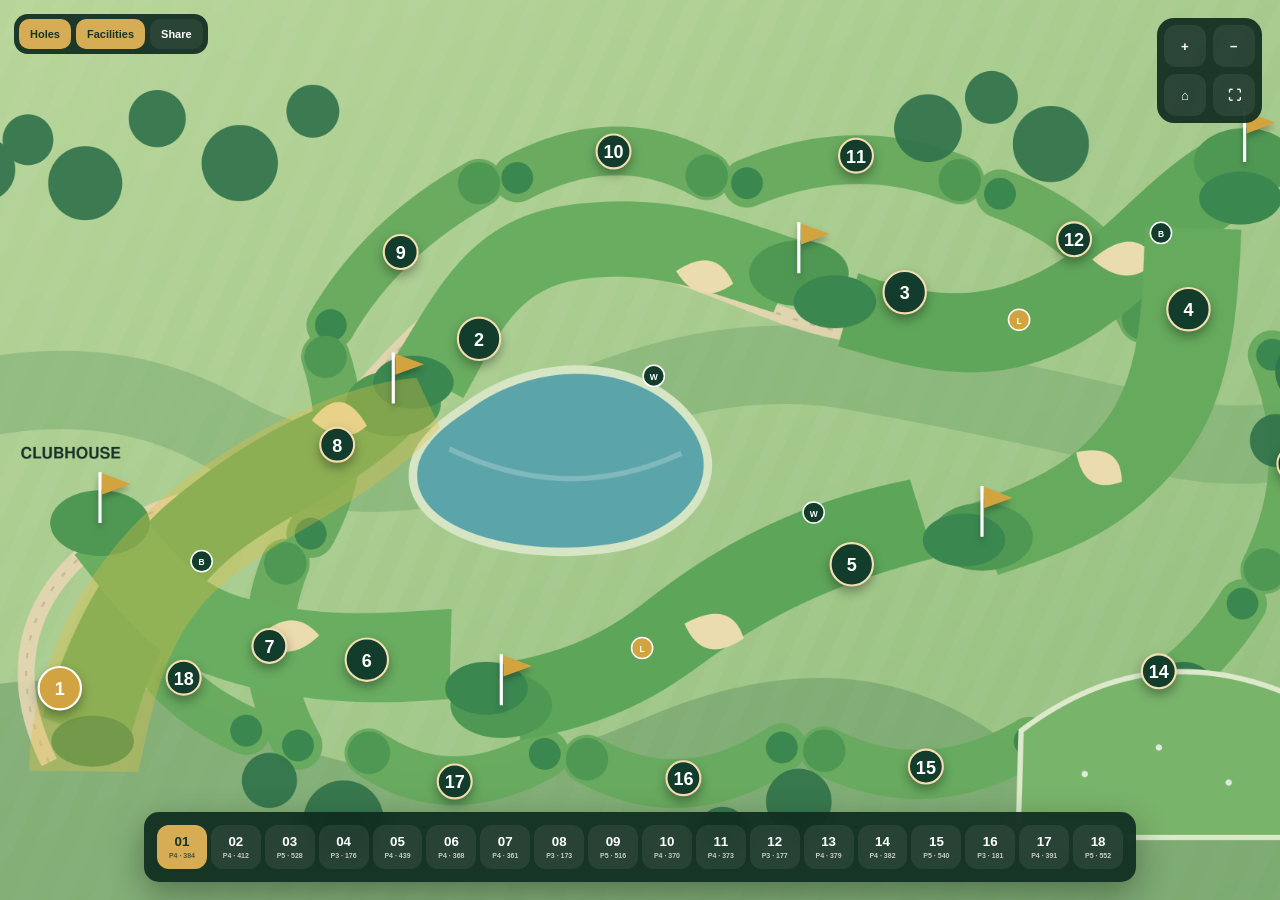
<file: golf-map-demo-fixed/index.html>
<!doctype html>
<html lang="en">
<head>
  <meta charset="UTF-8">
  <meta name="viewport" content="width=device-width,initial-scale=1">
  <meta name="theme-color" content="#10291f">
  <title>Green Valley — Interactive Course Guide</title>
  <link rel="stylesheet" href="assets/style.css?v=20260723-1">
  <link rel="stylesheet" href="assets/premium.css?v=20260723-1">
</head>
<body>
  <main class="app">
    <section class="map-shell" id="mapShell">
      <div class="map-stage" id="mapStage" aria-label="Interactive eighteen-hole golf course map">
        <div class="map-content" id="mapContent">
          <div id="courseMap" class="svg-layer overlay"></div>
        </div>
      </div>

      <div class="hole-nav-rail" aria-label="Hole navigation controls">
        <button class="hole-nav-arrow hole-nav-prev" id="holeNavPrev" type="button" aria-label="Previous hole">‹</button>
        <nav class="hole-nav" id="holeNav" aria-label="Select a hole"></nav>
        <button class="hole-nav-arrow hole-nav-next" id="holeNavNext" type="button" aria-label="Next hole">›</button>
      </div>

      <div class="map-tools" aria-label="Course map options">
        <button id="holeLayerBtn" class="active" type="button">Holes</button>
        <button id="facilityLayerBtn" type="button">Facilities</button>
        <button id="shareBtn" type="button" title="Copy selected-hole link">Share</button>
      </div>

      <div class="controls" aria-label="Map controls">
        <button id="zoomIn" title="Zoom in" aria-label="Zoom in">+</button>
        <button id="zoomOut" title="Zoom out" aria-label="Zoom out">−</button>
        <button id="reset" title="Reset view" aria-label="Reset view">⌂</button>
        <button id="fullscreen" title="Fullscreen" aria-label="Fullscreen">⛶</button>
      </div>

      <div class="tooltip" id="tooltip" role="status"></div>

      <aside class="detail-card" id="detailCard" aria-live="polite">
        <button class="close" id="closeCard" aria-label="Close details">×</button>
        <div class="card-number" id="cardNumber">01</div>
        <h2 id="cardTitle">The Valley Opener</h2>
        <div class="stats"><div><small>Par</small><strong id="cardPar">4</strong></div><div><small>Yards</small><strong id="cardYards">384</strong></div><div><small>Index</small><strong id="cardIndex">5</strong></div></div>
        <div class="tee-picker" id="teePicker" aria-label="Choose tee"><button data-tee="black" type="button"><i></i>Black</button><button class="active" data-tee="white" type="button"><i></i>White</button><button data-tee="red" type="button"><i></i>Red</button></div>
        <div class="hole-note" id="cardText"></div>
        <button class="flyover" id="flyoverBtn"><span>▶</span> Start cinematic hole guide</button>
      </aside>
    </section>
  </main>
  <script src="assets/config.js?v=20260723-1"></script>
  <script src="assets/app.js?v=20260723-1"></script>
</body>
</html>
</file>
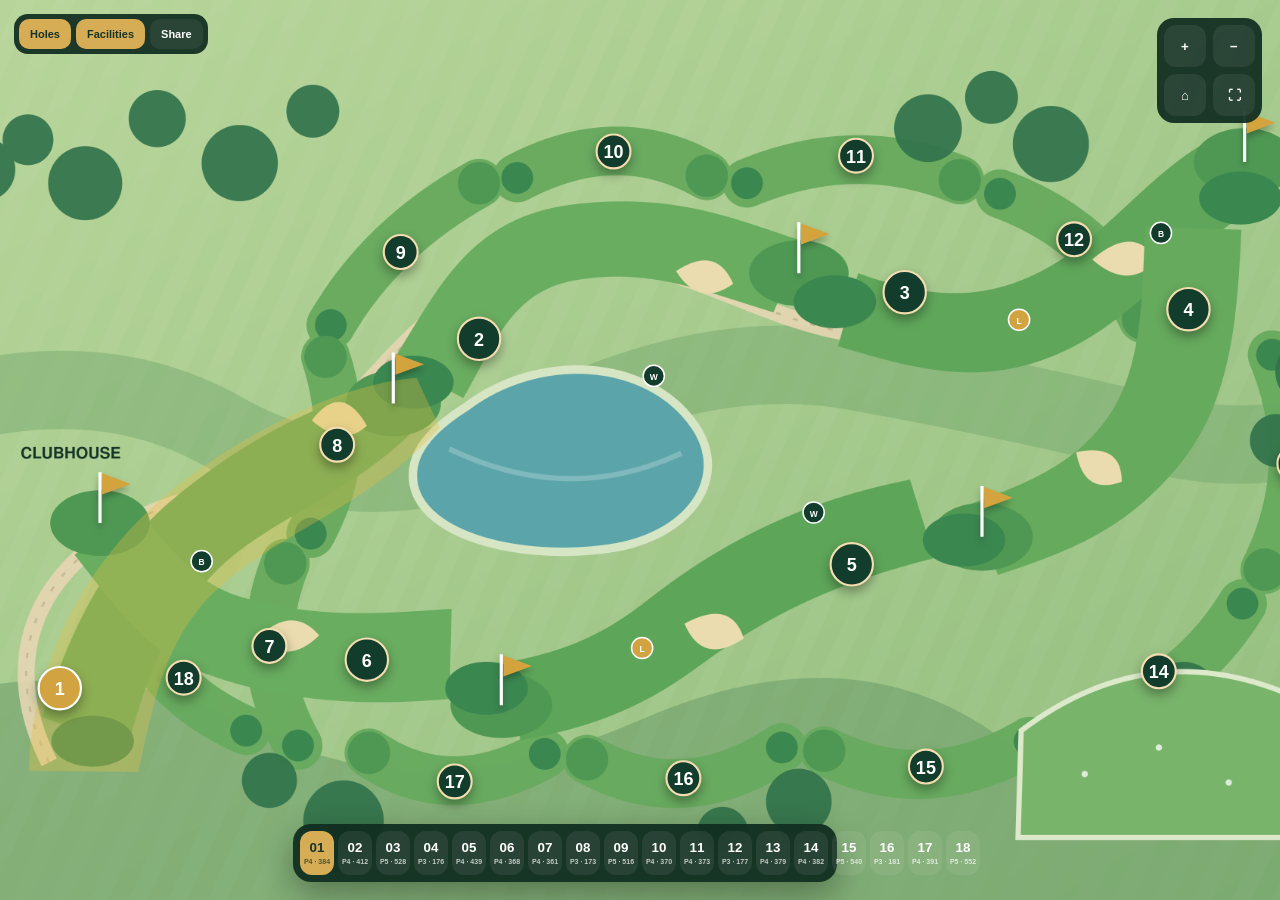
<file: golf-map-demo/index.html>
<!doctype html>
<html lang="en">
<head>
  <meta charset="UTF-8">
  <meta name="viewport" content="width=device-width,initial-scale=1">
  <meta name="theme-color" content="#10291f">
  <title>Green Valley — Interactive Course Guide</title>
  <link rel="stylesheet" href="assets/style.css?v=20260722-7">
  <link rel="stylesheet" href="assets/premium.css?v=20260722-7">
</head>
<body>
  <main class="app">
    <section class="map-shell" id="mapShell">
      <div class="map-stage" id="mapStage" aria-label="Interactive eighteen-hole golf course map">
        <div class="map-content" id="mapContent">
          <div id="courseMap" class="svg-layer overlay"></div>
        </div>
      </div>

      <div class="hole-nav-rail" aria-label="Hole navigation controls">
        <button class="hole-nav-arrow hole-nav-prev" id="holeNavPrev" type="button" aria-label="Previous hole">‹</button>
        <nav class="hole-nav" id="holeNav" aria-label="Select a hole"></nav>
        <button class="hole-nav-arrow hole-nav-next" id="holeNavNext" type="button" aria-label="Next hole">›</button>
      </div>

      <div class="map-tools" aria-label="Course map options">
        <button id="holeLayerBtn" class="active" type="button">Holes</button>
        <button id="facilityLayerBtn" type="button">Facilities</button>
        <button id="shareBtn" type="button" title="Copy selected-hole link">Share</button>
      </div>

      <div class="controls" aria-label="Map controls">
        <button id="zoomIn" title="Zoom in" aria-label="Zoom in">+</button>
        <button id="zoomOut" title="Zoom out" aria-label="Zoom out">−</button>
        <button id="reset" title="Reset view" aria-label="Reset view">⌂</button>
        <button id="fullscreen" title="Fullscreen" aria-label="Fullscreen">⛶</button>
      </div>

      <div class="tooltip" id="tooltip" role="status"></div>

      <aside class="detail-card" id="detailCard" aria-live="polite">
        <button class="close" id="closeCard" aria-label="Close details">×</button>
        <div class="card-number" id="cardNumber">01</div>
        <h2 id="cardTitle">The Valley Opener</h2>
        <div class="stats"><div><small>Par</small><strong id="cardPar">4</strong></div><div><small>Yards</small><strong id="cardYards">384</strong></div><div><small>Index</small><strong id="cardIndex">5</strong></div></div>
        <div class="tee-picker" id="teePicker" aria-label="Choose tee"><button data-tee="black" type="button"><i></i>Black</button><button class="active" data-tee="white" type="button"><i></i>White</button><button data-tee="red" type="button"><i></i>Red</button></div>
        <div class="hole-note" id="cardText"></div>
        <button class="flyover" id="flyoverBtn"><span>▶</span> Start cinematic hole guide</button>
      </aside>
    </section>
  </main>
  <script src="assets/config.js?v=20260722-7"></script>
  <script src="assets/app.js?v=20260722-7"></script>
</body>
</html>
</file>
<file: golf-map-demo-fixed/assets/style.css>
:root {
  --ink:#173326;
  --cream:#f5f0e5;
  --gold:#d6ad55;
  --green:#1f6545;
  --glass:rgba(15,43,31,.92)
}
* {
  box-sizing:border-box
}
html,
body {
  margin:0;
  min-height:100%;
  font-family:Inter,ui-sans-serif,system-ui,-apple-system,Segoe UI,sans-serif;
  background:#0d241b;
  color:#fff
}
body {
  background:radial-gradient(circle at 20% 0,#24523d 0,transparent 32%),#0d241b
}
.app {
  max-width:1500px;
  margin:auto;
  padding:22px
}
.topbar {
  display:flex;
  justify-content:space-between;
  align-items:end;
  padding:4px 3px 18px
}
.eyebrow {
  text-transform:uppercase;
  letter-spacing:.18em;
  color:#d7bd82;
  font-size:11px;
  font-weight:800
}
.topbar h1 {
  font-family:Georgia,serif;
  font-weight:500;
  font-size:clamp(27px,4vw,48px);
  line-height:1;
  margin:7px 0 0
}
.book,
.flyover {
  border:0;
  border-radius:100px;
  padding:13px 19px;
  background:var(--gold);
  color:#14291f;
  font-weight:850;
  cursor:pointer;
  box-shadow:0 8px 25px #0003
}
.book span {
  padding-left:8px
}
.map-shell {
  height:min(74vh,820px);
  min-height:520px;
  position:relative;
  overflow:hidden;
  border-radius:24px;
  background:#b5d095;
  box-shadow:0 25px 80px #0007;
  border:1px solid #ffffff30
}
.map-stage {
  position:absolute;
  inset:0;
  overflow:hidden;
  touch-action:none;
  cursor:grab
}
.map-stage.grabbing {
  cursor:grabbing
}
.map-content {
  position:absolute;
  inset:0;
  transform-origin:0 0;
  will-change:transform
}
.svg-layer {
  position:absolute;
  inset:0
}
.svg-layer svg {
  width:100%;
  height:100%;
  display:block
}
.overlay {
  pointer-events:none
}
.overlay svg {
  overflow:visible
}
.hole-hit,
.facility-hit {
  pointer-events:auto;
  cursor:pointer;
  fill:transparent;
  stroke:transparent;
  stroke-width:5;
  vector-effect:non-scaling-stroke;
  transition:fill .25s,stroke .25s,filter .25s
}
.hole-hit:hover,
.hole-hit.active {
  fill:#e3bd4055;
  stroke:#fff;
  filter:drop-shadow(0 0 8px #fff8)
}
.facility-hit {
  fill:#fff0;
  stroke:#fff0
}
.facility-hit:hover {
  fill:#fff3;
  stroke:#fff
}
.shot-path {
  fill:none;
  stroke:#fff;
  stroke-width:4;
  stroke-linecap:round;
  stroke-dasharray:10 10;
  vector-effect:non-scaling-stroke;
  opacity:0;
  pointer-events:none
}
.shot-path.play {
  opacity:1;
  animation:dash 1.4s linear infinite
}
@keyframes dash {
  to {
    stroke-dashoffset:-40
  }
}
.hole-nav {
  position:absolute;
  left:50%;
  bottom:18px;
  transform:translateX(-50%);
  display:flex;
  gap:7px;
  padding:7px;
  border-radius:18px;
  background:var(--glass);
  backdrop-filter:blur(12px);
  z-index:8
}
.hole-nav button,
.controls button {
  width:42px;
  height:42px;
  border:0;
  border-radius:12px;
  background:#ffffff12;
  color:white;
  font-weight:800;
  cursor:pointer
}
.hole-nav button:hover,
.hole-nav button.active,
.controls button:hover {
  background:var(--gold);
  color:var(--ink)
}
.controls {
  position:absolute;
  right:18px;
  top:18px;
  display:grid;
  grid-template-columns:repeat(2,42px);
  gap:7px;
  padding:7px;
  border-radius:17px;
  background:var(--glass);
  z-index:8
}
.legend {
  position:absolute;
  left:18px;
  top:18px;
  display:flex;
  gap:15px;
  padding:10px 14px;
  background:#f8f2e8e8;
  color:var(--ink);
  border-radius:100px;
  font-size:12px;
  font-weight:750;
  z-index:5
}
.dot {
  display:inline-block;
  width:8px;
  height:8px;
  border-radius:50%;
  margin-right:6px
}
.dot.hole {
  background:#d49e28
}
.dot.place {
  background:#2f7355
}
.tooltip {
  position:fixed;
  z-index:20;
  pointer-events:none;
  opacity:0;
  transform:translate(12px,12px);
  padding:9px 12px;
  border-radius:10px;
  background:#102a20;
  color:#fff;
  font-size:12px;
  font-weight:750;
  box-shadow:0 8px 28px #0005;
  transition:opacity .15s
}
.tooltip.show {
  opacity:1
}
.detail-card {
  position:absolute;
  top:18px;
  right:78px;
  width:min(330px,calc(100% - 36px));
  padding:23px;
  border-radius:20px;
  background:var(--glass);
  backdrop-filter:blur(15px);
  box-shadow:0 22px 60px #0006;
  z-index:10;
  transform:translateX(calc(100% + 110px));
  transition:transform .35s cubic-bezier(.2,.8,.2,1)
}
.detail-card.open {
  transform:none
}
.close {
  float:right;
  border:0;
  background:#ffffff14;
  color:white;
  width:30px;
  height:30px;
  border-radius:50%;
  font-size:21px;
  cursor:pointer
}
.card-number {
  font:50px/1 Georgia,serif;
  color:#e1bd6e
}
.card-label {
  color:#d7bd82;
  text-transform:uppercase;
  letter-spacing:.14em;
  font-size:10px;
  font-weight:900
}
.detail-card h2 {
  font:26px/1.1 Georgia,serif;
  margin:8px 0 15px
}
.detail-card p {
  font-size:13px;
  line-height:1.65;
  color:#dbe6df
}
.stats {
  display:grid;
  grid-template-columns:repeat(3,1fr);
  gap:7px
}
.stats div {
  padding:10px;
  border-radius:10px;
  background:#ffffff0d
}
.stats small {
  display:block;
  color:#aec2b7;
  font-size:10px;
  text-transform:uppercase
}
.stats strong {
  font:22px Georgia,serif
}
.tee-row {
  display:flex;
  justify-content:space-between;
  padding:13px 2px;
  font-size:11px;
  color:#b9cbc0
}
.tee-row b {
  display:block;
  color:white;
  font-size:13px;
  margin-top:3px
}
.flyover {
  width:100%;
  padding:12px;
  font-size:12px
}
footer {
  display:flex;
  justify-content:space-between;
  color:#a6b9ae;
  font-size:12px;
  padding:16px 3px 0
}
footer p {
  margin:0
}
@media(max-width:700px) {
  .app {
    padding:10px
  }
  .topbar {
    align-items:center;
    padding:8px 4px 13px
  }
  .book {
    padding:10px 12px;
    font-size:11px
  }
  .map-shell {
    min-height:620px;
    height:78vh;
    border-radius:18px
  }
  .legend {
    top:12px;
    left:12px
  }
  .controls {
    right:12px;
    top:62px
  }
  .detail-card {
    top:auto;
    bottom:75px;
    left:12px;
    right:12px;
    width:auto;
    transform:translateY(calc(100% + 90px))
  }
  .detail-card.open {
    transform:none
  }
  .hole-nav {
    bottom:12px;
    gap:3px
  }
  .hole-nav button {
    width:36px;
    height:38px
  }
  .topbar h1 {
    font-size:25px
  }
  footer {
    display:none
  }
}
</file>
<file: golf-map-demo-fixed/assets/premium.css>
.compass{position:absolute;left:22px;bottom:82px;width:45px;height:45px;border-radius:50%;background:#f8f2e8e8;color:var(--ink);z-index:6;display:grid;place-items:center;box-shadow:0 7px 22px #0003}.compass:before,.compass:after{content:"";position:absolute;background:#17332622}.compass:before{width:1px;height:33px}.compass:after{height:1px;width:33px}.compass b{position:absolute;top:3px;font-size:8px}.compass i{width:0;height:0;border-left:5px solid transparent;border-right:5px solid transparent;border-bottom:13px solid #c88e2b;transform:translateY(-4px)}
.hole-badge{pointer-events:auto;cursor:pointer}.hole-badge circle{fill:#123c2b;stroke:#f4ddb0;stroke-width:2;filter:drop-shadow(0 5px 5px #0005);transition:fill .2s,stroke .2s}.hole-badge:hover circle,.hole-badge.active circle{fill:#d2a341;stroke:#fff}.hole-badge text{fill:#fff;font:700 17px Arial;text-anchor:middle;dominant-baseline:central;pointer-events:none}.green-flag{pointer-events:none;filter:drop-shadow(0 4px 3px #0004)}.golf-ball{pointer-events:none;filter:drop-shadow(0 7px 5px #0008);opacity:0}.golf-ball.active{opacity:1}.ball-shadow{pointer-events:none;fill:#10291f;opacity:0}.ball-shadow.active{opacity:.3}.target-pulse{fill:none;stroke:#fff;stroke-width:4;opacity:0;pointer-events:none;vector-effect:non-scaling-stroke}.target-pulse.active{animation:pulse 1s ease-out 2}@keyframes pulse{0%{opacity:1;stroke-width:3}100%{opacity:0;stroke-width:20}}.shot-path.play{opacity:1;stroke-dasharray:10 10;animation:routeDash .65s linear infinite;filter:drop-shadow(0 2px 4px #0006)}@keyframes routeDash{to{stroke-dashoffset:-20}}.map-shell.cinematic .controls,.map-shell.cinematic .hole-nav,.map-shell.cinematic .legend,.map-shell.cinematic .compass{opacity:.35;transition:opacity .3s}.flyover span{display:inline-grid;place-items:center;width:22px;height:22px;background:#173326;color:#fff;border-radius:50%;margin-right:5px}
.app{max-width:none;height:100vh;padding:0}.map-shell{width:100%;height:100vh;min-height:0;overflow:hidden;border-radius:0;border:0}.map-stage{border-radius:0;background:#b5d095}.hole-nav{top:auto;bottom:18px;width:max-content;max-width:calc(100% - 140px);overflow-x:auto;scrollbar-width:none;box-shadow:0 12px 35px #0005}.hole-nav::-webkit-scrollbar{display:none}.hole-nav button{flex:0 0 46px}
.hole-hit{pointer-events:bounding-box;stroke-width:1px}.detail-card.anchor-card{right:auto;bottom:auto;width:min(235px,calc(100% - 20px));padding:14px;transform:translateY(8px) scale(.97);transform-origin:bottom center;opacity:0;pointer-events:none}.detail-card.anchor-card.open{transform:none;opacity:1;pointer-events:auto}.detail-card.anchor-card:after{display:none}
.hole-hit.active{stroke:transparent;stroke-width:0;filter:none}.hole-hit:hover,.hole-hit.active:hover{stroke:#fff;stroke-width:1px;filter:none}
.detail-card.anchor-card.below{transform-origin:top center}.detail-card .card-number{font-size:32px}.detail-card h2{font-size:18px;margin:5px 0 10px}.detail-card .stats{gap:5px}.detail-card .stats div{padding:7px}.detail-card .stats strong{font-size:17px}.detail-card .flyover{margin-top:10px;padding:9px;font-size:10px}.detail-card .close{width:26px;height:26px;font-size:18px}
.map-shell.cinematic .hole-hit.active{fill:transparent;stroke:transparent;filter:none}
.map-shell.auto-moving .hole-hit,.map-shell.auto-moving .hole-badge,.map-shell.auto-moving .facility-hit,.map-shell.cinematic .hole-hit,.map-shell.cinematic .hole-badge,.map-shell.cinematic .facility-hit{pointer-events:none}.map-shell.auto-moving .tooltip,.map-shell.cinematic .tooltip{display:none}
.map-shell:fullscreen{width:100vw;height:100vh;min-height:0;border-radius:0}.map-shell:fullscreen .map-stage{border-radius:0}.map-shell:fullscreen .hole-nav{top:auto;bottom:18px;max-width:calc(100% - 150px);z-index:25}.map-shell:-webkit-full-screen{width:100vw;height:100vh;min-height:0;border-radius:0}.map-shell:-webkit-full-screen .map-stage{border-radius:0}.map-shell:-webkit-full-screen .hole-nav{top:auto;bottom:18px;max-width:calc(100% - 150px);z-index:25}
@media(max-width:700px){.hole-nav{max-width:calc(100% - 12px);justify-content:flex-start}.detail-card.anchor-card{top:auto;bottom:auto;left:auto;right:auto;width:min(220px,calc(100% - 20px))}}
.hole-nav{display:grid;grid-template-columns:repeat(18,minmax(34px,1fr));gap:4px;width:min(980px,calc(100% - 150px));max-width:none;overflow:visible}
.hole-nav button{min-width:0;width:100%;height:44px;line-height:1;padding:0 2px}.hole-nav button b,.hole-nav button small{display:block}.hole-nav button small{font-size:7px;margin-top:4px;opacity:.72;white-space:nowrap}
.ball-distance{pointer-events:none;opacity:0;filter:drop-shadow(0 5px 7px #000a)}.ball-distance.active{opacity:1}.ball-distance rect{fill:#102a20;stroke:#f3d78e;stroke-width:2;vector-effect:non-scaling-stroke}.ball-distance text{fill:#fff;font:900 14px Arial,sans-serif;text-anchor:middle;dominant-baseline:central;letter-spacing:.2px}
.ball-distance.complete rect{fill:#173f2e;stroke:#ffd978}
.map-tools{position:absolute;left:14px;top:14px;z-index:8;display:flex;gap:5px;padding:5px;border-radius:14px;background:var(--glass);backdrop-filter:blur(12px)}.map-tools button{border:0;border-radius:10px;padding:9px 11px;background:#ffffff10;color:#fff;font-size:11px;font-weight:800;cursor:pointer}.map-tools button.active,.map-tools button:hover{background:var(--gold);color:var(--ink)}
.tee-picker{display:flex;gap:5px;margin-top:9px}.tee-picker button{flex:1;border:1px solid #ffffff18;border-radius:8px;background:#ffffff08;color:#fff;padding:6px 3px;font-size:9px;cursor:pointer}.tee-picker button.active{border-color:var(--gold);background:#ffffff18}.tee-picker i{display:inline-block;width:7px;height:7px;border-radius:50%;margin-right:3px;background:#fff}.tee-picker [data-tee=black] i{background:#111}.tee-picker [data-tee=red] i{background:#d65348}.hole-note{font-size:10px;line-height:1.35;color:#c9d8d0;margin-top:8px;display:-webkit-box;-webkit-line-clamp:2;-webkit-box-orient:vertical;overflow:hidden}
.facility-hit,.course-marker{opacity:0;pointer-events:none}.show-facilities .facility-hit,.show-facilities .course-marker{opacity:1;pointer-events:auto}.course-marker{cursor:pointer}.course-marker circle{fill:#123c2b;stroke:#fff;stroke-width:1.5;vector-effect:non-scaling-stroke}.course-marker text{fill:#fff;font:700 8px Arial;text-anchor:middle;pointer-events:none}.course-marker.layup circle{fill:#d2a341}.hide-holes .hole-hit,.hide-holes .hole-badge,.hide-holes .shot-path{opacity:0;pointer-events:none}
@media(max-width:700px){.hole-nav{display:flex;width:calc(100% - 12px);max-width:calc(100% - 12px);gap:3px;overflow-x:auto;justify-content:flex-start}.hole-nav button{flex:0 0 48px;width:48px}.detail-card.anchor-card{position:absolute!important;left:10px!important;right:10px!important;top:auto!important;bottom:72px!important;width:auto;max-height:42vh;overflow:auto;border-radius:18px;transform:translateY(20px);transform-origin:bottom center}.detail-card.anchor-card.open{transform:none}.map-tools{top:10px;left:10px}.map-tools button{padding:8px;font-size:10px}.controls{top:56px!important}}
@media(max-width:992px){
  html,body,.app,.map-shell{width:100%;height:100%;height:100dvh;min-height:0;overflow:hidden}
  .map-stage,.map-content,.svg-layer{width:100%;height:100%}
  .svg-layer svg{width:100%!important;height:100%!important;max-width:100%;max-height:100%;display:block}
  .controls{right:10px;top:50%;transform:translateY(-50%);display:flex;flex-direction:column;grid-template-columns:none;gap:7px;padding:0;background:transparent;backdrop-filter:none;box-shadow:none}
  .controls button{width:42px;height:42px;border:1px solid #ffffff45;background:#102a20cc;box-shadow:0 4px 12px #0003}
}

/* Phone presentation: keep a real 600px-tall interactive viewport. */
@media(max-width:600px){
  body{padding-top:0}
  .app{padding:0 8px 82px}
  .map-shell{
    width:100%;
    max-width:600px;
    height:600px;
    min-height:600px;
    aspect-ratio:auto;
    border-radius:14px;
  }
  .map-stage,.map-content,.svg-layer{
    width:100%;
    height:600px;
    min-height:600px;
  }
  .svg-layer svg{
    width:100%!important;
    height:100%!important;
    min-height:600px;
    overflow:visible;
  }
  .map-shell.cinematic .golf-ball{filter:drop-shadow(0 5px 4px #0009)}
  .map-shell.cinematic .ball-distance{filter:drop-shadow(0 4px 6px #000c)}
  .map-shell.cinematic .ball-distance rect{stroke-width:3}
  .map-shell.cinematic .ball-distance text{font-size:18px}
  .hole-nav-rail{bottom:-62px}
}
@media(prefers-reduced-motion:reduce){*,*:before,*:after{scroll-behavior:auto!important;animation-duration:.01ms!important;animation-iteration-count:1!important;transition-duration:.01ms!important}}

/* Single-SVG responsive presentation: the SVG owns its static background image. */
@media(max-width:992px){
  .map-stage{inset:0;background:#9fc481}
  .map-content,.svg-layer{inset:0;width:100%;height:100%}
  .svg-layer svg{position:absolute;inset:0;width:100%!important;height:100%!important;max-width:none;max-height:none;display:block}
}

/* Mobile map card: clip only the SVG viewport so tooltips/cards may escape. */
.hole-nav-rail{position:absolute;left:50%;bottom:18px;transform:translateX(-50%);z-index:8;padding:6px;border-radius:15px;background:var(--glass);box-shadow:0 12px 35px #0005;backdrop-filter:blur(12px)}
.hole-nav-rail .hole-nav{position:static;left:auto;bottom:auto;transform:none;width:min(980px,calc(100vw - 162px));background:transparent;box-shadow:none;backdrop-filter:none}
.hole-nav-arrow{display:none}

@media(max-width:992px){
  html,body{height:auto;min-height:100%;overflow-x:hidden;overflow-y:auto}
  body{padding:12px 0 82px}
  .app{width:100%;height:auto;min-height:0;padding:0 10px;overflow:visible}
  .map-shell{width:100%;height:auto;min-height:0;aspect-ratio:1400/850;margin:0 auto;overflow:visible;border-radius:16px;background:transparent;box-shadow:0 18px 55px #0007}
  .map-stage{position:absolute;inset:0;width:100%;height:100%;overflow:hidden;border-radius:16px;background:#9fc481}
  .map-content,.svg-layer{inset:0;width:100%;height:100%}
  .svg-layer svg{width:100%!important;height:100%!important;object-fit:contain}
  .tooltip{position:fixed;z-index:1000;max-width:min(220px,calc(100vw - 20px))}
  .detail-card.anchor-card{z-index:30;max-height:none;overflow:visible}
  .hole-nav-rail{left:0;right:0;bottom:-62px;transform:none;display:grid;grid-template-columns:42px minmax(0,1fr) 42px;align-items:center;gap:6px;width:100%;padding:7px;background:var(--glass);border-radius:15px;box-shadow:0 10px 28px #0005;backdrop-filter:blur(12px)}
  .hole-nav-rail .hole-nav{display:flex;width:100%;max-width:none;padding:0;border-radius:0;background:transparent;box-shadow:none;backdrop-filter:none;overflow-x:auto;scroll-behavior:smooth;scroll-snap-type:x proximity}
  .hole-nav-rail .hole-nav button{flex:0 0 48px;width:48px;height:42px;scroll-snap-align:center}
  .hole-nav-arrow{display:grid;place-items:center;width:42px;height:42px;padding:0;border:1px solid #ffffff32;border-radius:11px;background:#ffffff12;color:#fff;font:800 27px/1 Arial;cursor:pointer}
  .hole-nav-arrow:active{background:var(--gold);color:var(--ink)}
  .controls{right:8px;top:50%!important}
  .controls button{width:38px;height:38px}
  .map-tools{max-width:calc(100% - 58px)}
}

@media(max-width:700px){
  .detail-card.anchor-card{bottom:auto!important;width:min(220px,calc(100% - 20px))}
  /* The layer switcher covered a large part of the shallow mobile map. The
     hole navigator below the map remains available for selecting holes. */
  .map-tools{display:none}
  /* Keep cinematic elements crisp and readable over detailed artwork. */
  .map-shell.cinematic .shot-path.play{stroke-width:5}
  .map-shell.cinematic .ball-distance rect{stroke-width:2.5}
  .map-shell.cinematic .ball-distance text{font-size:16px}
}

/* Final phone layout. Keep this block last so tablet rules cannot collapse
   the requested 600px interactive map viewport. */
@media(max-width:600px){
  html,body{width:100%;height:auto;min-height:100%;overflow-x:hidden;overflow-y:auto}
  body{padding:0 0 82px}
  .app{width:100%;height:auto;min-height:0;padding:0 8px;overflow:visible}
  .map-shell{
    position:relative;
    width:100%;
    max-width:600px;
    height:400px;
    min-height:368px;
    aspect-ratio:auto;
    margin:0 auto;
    overflow:visible;
    border-radius:14px;
    background:#9fc481;
  }
  .map-stage{
    position:absolute;
    inset:0;
    width:100%;
    height:435px;
    min-height:428px;
    overflow:hidden;
    border-radius:14px;
  }
  .map-content,.svg-layer{
    position:absolute;
    inset:0;
    width:100%;
    height:451px;
    min-height:436px;
  }
  .svg-layer svg{
    position:absolute;
    inset:0;
    display:block;
    width:100%!important;
    height:100%!important;
    min-height:0;
    max-width:none;
    max-height:none;
    overflow:visible;
  }
  .hole-nav-rail{left:0;right:0;bottom:-62px;width:100%;transform:none}
  .map-tools{display:none}
  .controls{right:8px;top:50%!important;transform:translateY(-50%)}
  .tooltip{position:fixed;z-index:1000}
  .map-shell.cinematic .shot-path.play{stroke-width:6}
  .map-shell.cinematic .golf-ball{opacity:1;filter:drop-shadow(0 5px 4px #000b)}
  .map-shell.cinematic .ball-distance{display:block;opacity:1;filter:drop-shadow(0 5px 7px #000d)}
  .map-shell.cinematic .ball-distance rect{stroke-width:3}
  .map-shell.cinematic .ball-distance text{font-size:18px}
}
</file>
<file: golf-map-demo/assets/style.css>
:root{--ink:#173326;--cream:#f5f0e5;--gold:#d6ad55;--green:#1f6545;--glass:rgba(15,43,31,.92)}*{box-sizing:border-box}html,body{margin:0;min-height:100%;font-family:Inter,ui-sans-serif,system-ui,-apple-system,Segoe UI,sans-serif;background:#0d241b;color:#fff}body{background:radial-gradient(circle at 20% 0,#24523d 0,transparent 32%),#0d241b}.app{max-width:1500px;margin:auto;padding:22px}.topbar{display:flex;justify-content:space-between;align-items:end;padding:4px 3px 18px}.eyebrow{text-transform:uppercase;letter-spacing:.18em;color:#d7bd82;font-size:11px;font-weight:800}.topbar h1{font-family:Georgia,serif;font-weight:500;font-size:clamp(27px,4vw,48px);line-height:1;margin:7px 0 0}.book,.flyover{border:0;border-radius:100px;padding:13px 19px;background:var(--gold);color:#14291f;font-weight:850;cursor:pointer;box-shadow:0 8px 25px #0003}.book span{padding-left:8px}.map-shell{height:min(74vh,820px);min-height:520px;position:relative;overflow:hidden;border-radius:24px;background:#b5d095;box-shadow:0 25px 80px #0007;border:1px solid #ffffff30}.map-stage{position:absolute;inset:0;overflow:hidden;touch-action:none;cursor:grab}.map-stage.grabbing{cursor:grabbing}.map-content{position:absolute;inset:0;transform-origin:0 0;will-change:transform}.svg-layer{position:absolute;inset:0}.svg-layer svg{width:100%;height:100%;display:block}.overlay{pointer-events:none}.overlay svg{overflow:visible}.hole-hit,.facility-hit{pointer-events:auto;cursor:pointer;fill:transparent;stroke:transparent;stroke-width:5;vector-effect:non-scaling-stroke;transition:fill .25s,stroke .25s,filter .25s}.hole-hit:hover,.hole-hit.active{fill:#e3bd4055;stroke:#fff;filter:drop-shadow(0 0 8px #fff8)}.facility-hit{fill:#fff0;stroke:#fff0}.facility-hit:hover{fill:#fff3;stroke:#fff}.shot-path{fill:none;stroke:#fff;stroke-width:4;stroke-linecap:round;stroke-dasharray:10 10;vector-effect:non-scaling-stroke;opacity:0;pointer-events:none}.shot-path.play{opacity:1;animation:dash 1.4s linear infinite}@keyframes dash{to{stroke-dashoffset:-40}}.hole-nav{position:absolute;left:50%;bottom:18px;transform:translateX(-50%);display:flex;gap:7px;padding:7px;border-radius:18px;background:var(--glass);backdrop-filter:blur(12px);z-index:8}.hole-nav button,.controls button{width:42px;height:42px;border:0;border-radius:12px;background:#ffffff12;color:white;font-weight:800;cursor:pointer}.hole-nav button:hover,.hole-nav button.active,.controls button:hover{background:var(--gold);color:var(--ink)}.controls{position:absolute;right:18px;top:18px;display:grid;grid-template-columns:repeat(2,42px);gap:7px;padding:7px;border-radius:17px;background:var(--glass);z-index:8}.legend{position:absolute;left:18px;top:18px;display:flex;gap:15px;padding:10px 14px;background:#f8f2e8e8;color:var(--ink);border-radius:100px;font-size:12px;font-weight:750;z-index:5}.dot{display:inline-block;width:8px;height:8px;border-radius:50%;margin-right:6px}.dot.hole{background:#d49e28}.dot.place{background:#2f7355}.tooltip{position:fixed;z-index:20;pointer-events:none;opacity:0;transform:translate(12px,12px);padding:9px 12px;border-radius:10px;background:#102a20;color:#fff;font-size:12px;font-weight:750;box-shadow:0 8px 28px #0005;transition:opacity .15s}.tooltip.show{opacity:1}.detail-card{position:absolute;top:18px;right:78px;width:min(330px,calc(100% - 36px));padding:23px;border-radius:20px;background:var(--glass);backdrop-filter:blur(15px);box-shadow:0 22px 60px #0006;z-index:10;transform:translateX(calc(100% + 110px));transition:transform .35s cubic-bezier(.2,.8,.2,1)}.detail-card.open{transform:none}.close{float:right;border:0;background:#ffffff14;color:white;width:30px;height:30px;border-radius:50%;font-size:21px;cursor:pointer}.card-number{font:50px/1 Georgia,serif;color:#e1bd6e}.card-label{color:#d7bd82;text-transform:uppercase;letter-spacing:.14em;font-size:10px;font-weight:900}.detail-card h2{font:26px/1.1 Georgia,serif;margin:8px 0 15px}.detail-card p{font-size:13px;line-height:1.65;color:#dbe6df}.stats{display:grid;grid-template-columns:repeat(3,1fr);gap:7px}.stats div{padding:10px;border-radius:10px;background:#ffffff0d}.stats small{display:block;color:#aec2b7;font-size:10px;text-transform:uppercase}.stats strong{font:22px Georgia,serif}.tee-row{display:flex;justify-content:space-between;padding:13px 2px;font-size:11px;color:#b9cbc0}.tee-row b{display:block;color:white;font-size:13px;margin-top:3px}.flyover{width:100%;padding:12px;font-size:12px}footer{display:flex;justify-content:space-between;color:#a6b9ae;font-size:12px;padding:16px 3px 0}footer p{margin:0}@media(max-width:700px){.app{padding:10px}.topbar{align-items:center;padding:8px 4px 13px}.book{padding:10px 12px;font-size:11px}.map-shell{min-height:620px;height:78vh;border-radius:18px}.legend{top:12px;left:12px}.controls{right:12px;top:62px}.detail-card{top:auto;bottom:75px;left:12px;right:12px;width:auto;transform:translateY(calc(100% + 90px))}.detail-card.open{transform:none}.hole-nav{bottom:12px;gap:3px}.hole-nav button{width:36px;height:38px}.topbar h1{font-size:25px}footer{display:none}}
</file>
<file: golf-map-demo/assets/premium.css>
.compass{position:absolute;left:22px;bottom:82px;width:45px;height:45px;border-radius:50%;background:#f8f2e8e8;color:var(--ink);z-index:6;display:grid;place-items:center;box-shadow:0 7px 22px #0003}.compass:before,.compass:after{content:"";position:absolute;background:#17332622}.compass:before{width:1px;height:33px}.compass:after{height:1px;width:33px}.compass b{position:absolute;top:3px;font-size:8px}.compass i{width:0;height:0;border-left:5px solid transparent;border-right:5px solid transparent;border-bottom:13px solid #c88e2b;transform:translateY(-4px)}
.hole-badge{pointer-events:auto;cursor:pointer}.hole-badge circle{fill:#123c2b;stroke:#f4ddb0;stroke-width:2;filter:drop-shadow(0 5px 5px #0005);transition:fill .2s,stroke .2s}.hole-badge:hover circle,.hole-badge.active circle{fill:#d2a341;stroke:#fff}.hole-badge text{fill:#fff;font:700 17px Arial;text-anchor:middle;dominant-baseline:central;pointer-events:none}.green-flag{pointer-events:none;filter:drop-shadow(0 4px 3px #0004)}.golf-ball{pointer-events:none;filter:drop-shadow(0 7px 5px #0008);opacity:0}.golf-ball.active{opacity:1}.ball-shadow{pointer-events:none;fill:#10291f;opacity:0}.ball-shadow.active{opacity:.3}.target-pulse{fill:none;stroke:#fff;stroke-width:4;opacity:0;pointer-events:none;vector-effect:non-scaling-stroke}.target-pulse.active{animation:pulse 1s ease-out 2}@keyframes pulse{0%{opacity:1;stroke-width:3}100%{opacity:0;stroke-width:20}}.shot-path.play{opacity:1;stroke-dasharray:10 10;animation:routeDash .65s linear infinite;filter:drop-shadow(0 2px 4px #0006)}@keyframes routeDash{to{stroke-dashoffset:-20}}.map-shell.cinematic .controls,.map-shell.cinematic .hole-nav,.map-shell.cinematic .legend,.map-shell.cinematic .compass{opacity:.35;transition:opacity .3s}.flyover span{display:inline-grid;place-items:center;width:22px;height:22px;background:#173326;color:#fff;border-radius:50%;margin-right:5px}
.app{max-width:none;height:100vh;padding:0}.map-shell{width:100%;height:100vh;min-height:0;overflow:hidden;border-radius:0;border:0}.map-stage{border-radius:0;background:#b5d095}.hole-nav{top:auto;bottom:18px;width:max-content;max-width:calc(100% - 140px);overflow-x:auto;scrollbar-width:none;box-shadow:0 12px 35px #0005}.hole-nav::-webkit-scrollbar{display:none}.hole-nav button{flex:0 0 46px}
.hole-hit{pointer-events:bounding-box;stroke-width:1px}.detail-card.anchor-card{right:auto;bottom:auto;width:min(235px,calc(100% - 20px));padding:14px;transform:translateY(8px) scale(.97);transform-origin:bottom center;opacity:0;pointer-events:none}.detail-card.anchor-card.open{transform:none;opacity:1;pointer-events:auto}.detail-card.anchor-card:after{display:none}
.hole-hit.active{stroke:transparent;stroke-width:0;filter:none}.hole-hit:hover,.hole-hit.active:hover{stroke:#fff;stroke-width:1px;filter:none}
.detail-card.anchor-card.below{transform-origin:top center}.detail-card .card-number{font-size:32px}.detail-card h2{font-size:18px;margin:5px 0 10px}.detail-card .stats{gap:5px}.detail-card .stats div{padding:7px}.detail-card .stats strong{font-size:17px}.detail-card .flyover{margin-top:10px;padding:9px;font-size:10px}.detail-card .close{width:26px;height:26px;font-size:18px}
.map-shell.cinematic .hole-hit.active{fill:transparent;stroke:transparent;filter:none}
.map-shell.auto-moving .hole-hit,.map-shell.auto-moving .hole-badge,.map-shell.auto-moving .facility-hit,.map-shell.cinematic .hole-hit,.map-shell.cinematic .hole-badge,.map-shell.cinematic .facility-hit{pointer-events:none}.map-shell.auto-moving .tooltip,.map-shell.cinematic .tooltip{display:none}
.map-shell:fullscreen{width:100vw;height:100vh;min-height:0;border-radius:0}.map-shell:fullscreen .map-stage{border-radius:0}.map-shell:fullscreen .hole-nav{top:auto;bottom:18px;max-width:calc(100% - 150px);z-index:25}.map-shell:-webkit-full-screen{width:100vw;height:100vh;min-height:0;border-radius:0}.map-shell:-webkit-full-screen .map-stage{border-radius:0}.map-shell:-webkit-full-screen .hole-nav{top:auto;bottom:18px;max-width:calc(100% - 150px);z-index:25}
@media(max-width:700px){.hole-nav{max-width:calc(100% - 12px);justify-content:flex-start}.detail-card.anchor-card{top:auto;bottom:auto;left:auto;right:auto;width:min(220px,calc(100% - 20px))}}
.hole-nav{display:grid;grid-template-columns:repeat(18,minmax(34px,1fr));gap:4px;width:min(980px,calc(100% - 150px));max-width:none;overflow:visible}
.hole-nav button{min-width:0;width:100%;height:44px;line-height:1;padding:0 2px}.hole-nav button b,.hole-nav button small{display:block}.hole-nav button small{font-size:7px;margin-top:4px;opacity:.72;white-space:nowrap}
.ball-distance{pointer-events:none;opacity:0;filter:drop-shadow(0 5px 7px #000a)}.ball-distance.active{opacity:1}.ball-distance rect{fill:#102a20;stroke:#f3d78e;stroke-width:2;vector-effect:non-scaling-stroke}.ball-distance text{fill:#fff;font:900 14px Arial,sans-serif;text-anchor:middle;dominant-baseline:central;letter-spacing:.2px}
.ball-distance.complete rect{fill:#173f2e;stroke:#ffd978}
.map-tools{position:absolute;left:14px;top:14px;z-index:8;display:flex;gap:5px;padding:5px;border-radius:14px;background:var(--glass);backdrop-filter:blur(12px)}.map-tools button{border:0;border-radius:10px;padding:9px 11px;background:#ffffff10;color:#fff;font-size:11px;font-weight:800;cursor:pointer}.map-tools button.active,.map-tools button:hover{background:var(--gold);color:var(--ink)}
.tee-picker{display:flex;gap:5px;margin-top:9px}.tee-picker button{flex:1;border:1px solid #ffffff18;border-radius:8px;background:#ffffff08;color:#fff;padding:6px 3px;font-size:9px;cursor:pointer}.tee-picker button.active{border-color:var(--gold);background:#ffffff18}.tee-picker i{display:inline-block;width:7px;height:7px;border-radius:50%;margin-right:3px;background:#fff}.tee-picker [data-tee=black] i{background:#111}.tee-picker [data-tee=red] i{background:#d65348}.hole-note{font-size:10px;line-height:1.35;color:#c9d8d0;margin-top:8px;display:-webkit-box;-webkit-line-clamp:2;-webkit-box-orient:vertical;overflow:hidden}
.facility-hit,.course-marker{opacity:0;pointer-events:none}.show-facilities .facility-hit,.show-facilities .course-marker{opacity:1;pointer-events:auto}.course-marker{cursor:pointer}.course-marker circle{fill:#123c2b;stroke:#fff;stroke-width:1.5;vector-effect:non-scaling-stroke}.course-marker text{fill:#fff;font:700 8px Arial;text-anchor:middle;pointer-events:none}.course-marker.layup circle{fill:#d2a341}.hide-holes .hole-hit,.hide-holes .hole-badge,.hide-holes .shot-path{opacity:0;pointer-events:none}
@media(max-width:700px){.hole-nav{display:flex;width:calc(100% - 12px);max-width:calc(100% - 12px);gap:3px;overflow-x:auto;justify-content:flex-start}.hole-nav button{flex:0 0 48px;width:48px}.detail-card.anchor-card{position:absolute!important;left:10px!important;right:10px!important;top:auto!important;bottom:72px!important;width:auto;max-height:42vh;overflow:auto;border-radius:18px;transform:translateY(20px);transform-origin:bottom center}.detail-card.anchor-card.open{transform:none}.map-tools{top:10px;left:10px}.map-tools button{padding:8px;font-size:10px}.controls{top:56px!important}}
@media(max-width:992px){
  html,body,.app,.map-shell{width:100%;height:100%;height:100dvh;min-height:0;overflow:hidden}
  .map-stage,.map-content,.svg-layer{width:100%;height:100%}
  .svg-layer svg{width:100%!important;height:100%!important;max-width:100%;max-height:100%;display:block}
  .controls{right:10px;top:50%;transform:translateY(-50%);display:flex;flex-direction:column;grid-template-columns:none;gap:7px;padding:0;background:transparent;backdrop-filter:none;box-shadow:none}
  .controls button{width:42px;height:42px;border:1px solid #ffffff45;background:#102a20cc;box-shadow:0 4px 12px #0003}
}

/* Phone presentation: keep a real 600px-tall interactive viewport. */
@media(max-width:600px){
  body{padding-top:0}
  .app{padding:0 8px 82px}
  .map-shell{
    width:100%;
    max-width:600px;
    height:600px;
    min-height:600px;
    aspect-ratio:auto;
    border-radius:14px;
  }
  .map-stage,.map-content,.svg-layer{
    width:100%;
    height:600px;
    min-height:600px;
  }
  .svg-layer svg{
    width:100%!important;
    height:100%!important;
    min-height:600px;
    overflow:visible;
  }
  .map-shell.cinematic .golf-ball{filter:drop-shadow(0 5px 4px #0009)}
  .map-shell.cinematic .ball-distance{filter:drop-shadow(0 4px 6px #000c)}
  .map-shell.cinematic .ball-distance rect{stroke-width:3}
  .map-shell.cinematic .ball-distance text{font-size:18px}
  .hole-nav-rail{bottom:-62px}
}
@media(prefers-reduced-motion:reduce){*,*:before,*:after{scroll-behavior:auto!important;animation-duration:.01ms!important;animation-iteration-count:1!important;transition-duration:.01ms!important}}

/* Single-SVG responsive presentation: the SVG owns its static background image. */
@media(max-width:992px){
  .map-stage{inset:0;background:#9fc481}
  .map-content,.svg-layer{inset:0;width:100%;height:100%}
  .svg-layer svg{position:absolute;inset:0;width:100%!important;height:100%!important;max-width:none;max-height:none;display:block}
}

/* Mobile map card: clip only the SVG viewport so tooltips/cards may escape. */
.hole-nav-rail{position:absolute;left:50%;bottom:18px;transform:translateX(-50%);z-index:8}
.hole-nav-rail .hole-nav{position:static;left:auto;bottom:auto;transform:none}
.hole-nav-arrow{display:none}

@media(max-width:992px){
  html,body{height:auto;min-height:100%;overflow-x:hidden;overflow-y:auto}
  body{padding:12px 0 82px}
  .app{width:100%;height:auto;min-height:0;padding:0 10px;overflow:visible}
  .map-shell{width:100%;max-width:600px;height:auto;min-height:0;aspect-ratio:1400/850;margin:0 auto;overflow:visible;border-radius:16px;background:transparent;box-shadow:0 18px 55px #0007}
  .map-stage{position:absolute;inset:0;width:100%;height:100%;overflow:hidden;border-radius:16px;background:#9fc481}
  .map-content,.svg-layer{inset:0;width:100%;height:100%}
  .svg-layer svg{width:100%!important;height:100%!important;object-fit:contain}
  .tooltip{position:fixed;z-index:1000;max-width:min(220px,calc(100vw - 20px))}
  .detail-card.anchor-card{z-index:30;max-height:none;overflow:visible}
  .hole-nav-rail{left:0;right:0;bottom:-62px;transform:none;display:grid;grid-template-columns:42px minmax(0,1fr) 42px;align-items:center;gap:6px;width:100%;padding:7px;background:var(--glass);border-radius:15px;box-shadow:0 10px 28px #0005;backdrop-filter:blur(12px)}
  .hole-nav-rail .hole-nav{display:flex;width:100%;max-width:none;padding:0;border-radius:0;background:transparent;box-shadow:none;backdrop-filter:none;overflow-x:auto;scroll-behavior:smooth;scroll-snap-type:x proximity}
  .hole-nav-rail .hole-nav button{flex:0 0 48px;width:48px;height:42px;scroll-snap-align:center}
  .hole-nav-arrow{display:grid;place-items:center;width:42px;height:42px;padding:0;border:1px solid #ffffff32;border-radius:11px;background:#ffffff12;color:#fff;font:800 27px/1 Arial;cursor:pointer}
  .hole-nav-arrow:active{background:var(--gold);color:var(--ink)}
  .controls{right:8px;top:50%!important}
  .controls button{width:38px;height:38px}
  .map-tools{max-width:calc(100% - 58px)}
}

@media(max-width:700px){
  .detail-card.anchor-card{bottom:auto!important;width:min(220px,calc(100% - 20px))}
  /* The layer switcher covered a large part of the shallow mobile map. The
     hole navigator below the map remains available for selecting holes. */
  .map-tools{display:none}
  /* Keep cinematic elements crisp and readable over detailed artwork. */
  .map-shell.cinematic .shot-path.play{stroke-width:5}
  .map-shell.cinematic .ball-distance rect{stroke-width:2.5}
  .map-shell.cinematic .ball-distance text{font-size:16px}
}
</file>
